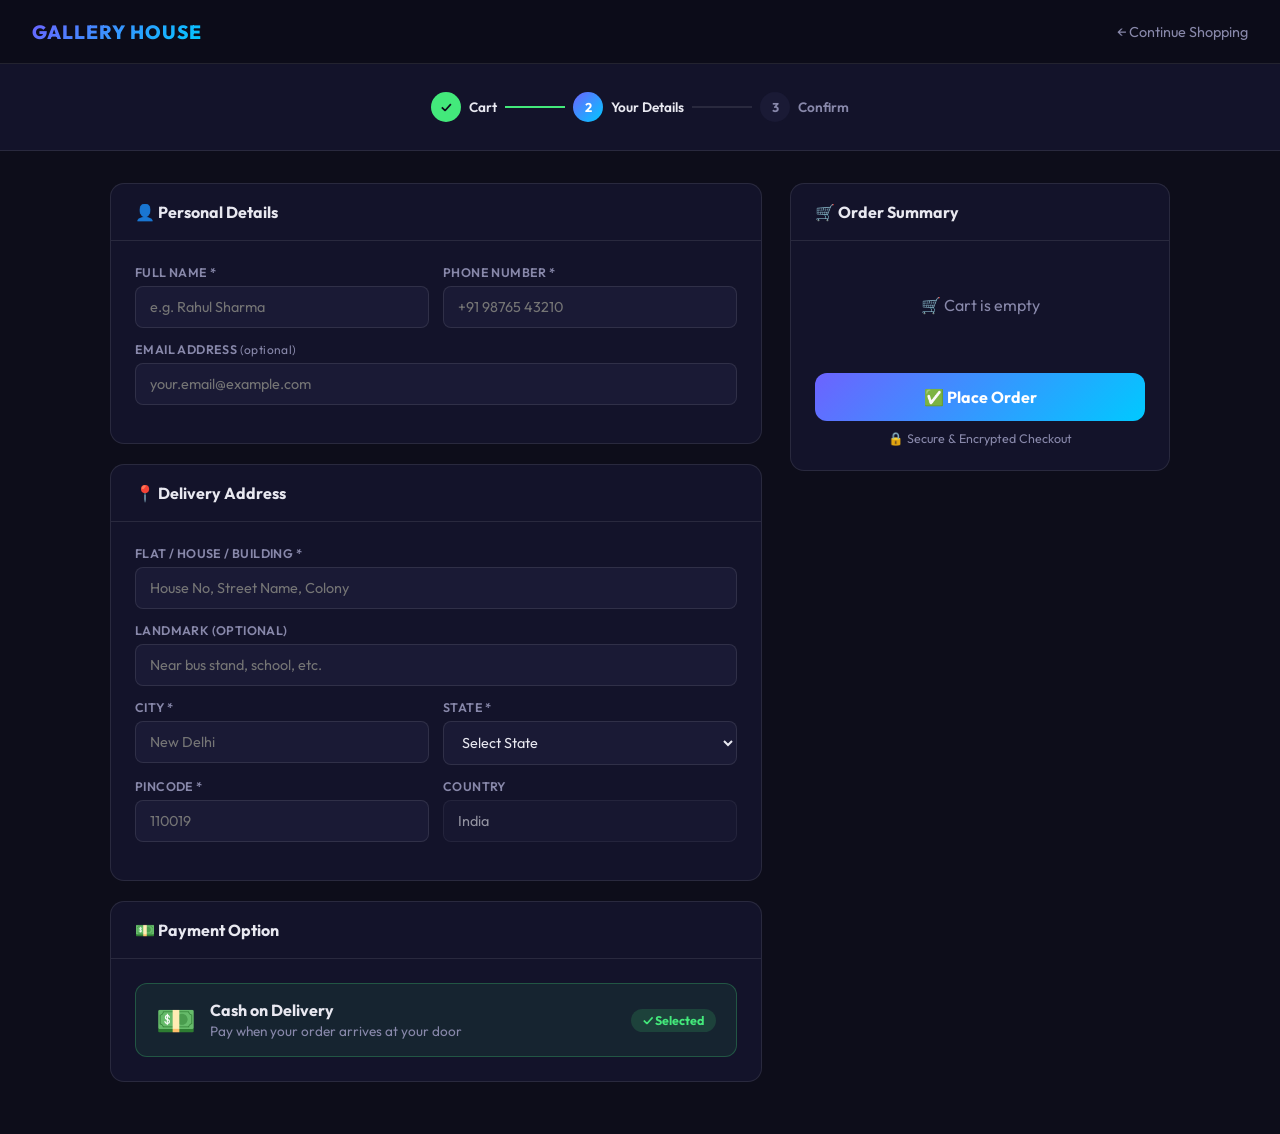
<file: checkout.html>
<!DOCTYPE html>
<html lang="en">
<head>
<meta charset="UTF-8"/><meta name="viewport" content="width=device-width,initial-scale=1.0"/>
<title>Checkout – Gallery House</title>
<meta name="description" content="Secure checkout for your premium electronics purchase at Gallery House." />
<meta name="keywords" content="checkout, secure payment, buy electronics, gallery house checkout" />
<meta name="author" content="Gallery House" />
<meta name="robots" content="noindex, nofollow" />
<meta name="theme-color" content="#6C63FF" />
<link href="https://fonts.googleapis.com/css2?family=Outfit:wght@300;400;500;600;700;800&display=swap" rel="stylesheet"/>
<link rel="stylesheet" href="style.css"/>
<style>
*,*::before,*::after{box-sizing:border-box;margin:0;padding:0}
:root{--bg:#0d0d1a;--surface:#13132a;--surface2:#1a1a35;--accent:#6C63FF;--accent2:#00C9FF;--pink:#f5576c;--green:#43e97b;--text:#e8e8f0;--muted:#8888aa;--border:#ffffff18;--r:14px}
body{background:var(--bg);color:var(--text);font-family:'Outfit',sans-serif;min-height:100vh}
.navbar{background:rgba(13,13,26,.95);backdrop-filter:blur(20px);border-bottom:1px solid var(--border);padding:0 32px;height:64px;display:flex;align-items:center;justify-content:space-between;position:fixed;top:0;left:0;right:0;z-index:1000}
.logo-text{font-size:1.2rem;font-weight:800;background:linear-gradient(135deg,var(--accent),var(--accent2));-webkit-background-clip:text;background-clip:text;-webkit-text-fill-color:transparent}
.nav-back{color:var(--muted);font-size:.9rem;display:flex;align-items:center;gap:6px;transition:color .2s;text-decoration:none}
.nav-back:hover{color:var(--accent)}

/* Steps */
.steps{display:flex;align-items:center;justify-content:center;gap:0;padding:28px 20px;background:var(--surface);border-bottom:1px solid var(--border);margin-top:64px}
.step{display:flex;align-items:center;gap:8px;font-size:.85rem;font-weight:600}
.step-num{width:30px;height:30px;border-radius:50%;display:flex;align-items:center;justify-content:center;font-size:.8rem;font-weight:700}
.step.done .step-num{background:var(--green);color:#0d0d1a}
.step.active .step-num{background:linear-gradient(135deg,var(--accent),var(--accent2));color:#fff}
.step.pending .step-num{background:var(--surface2);color:var(--muted)}
.step.active{color:var(--text)}
.step.pending{color:var(--muted)}
.step-line{width:60px;height:2px;background:var(--border);margin:0 8px}
.step-line.done{background:var(--green)}

/* Layout */
.checkout-wrap{max-width:1100px;margin:0 auto;padding:32px 20px;display:grid;grid-template-columns:1fr 380px;gap:28px;align-items:start}
.section-card{background:var(--surface);border:1px solid var(--border);border-radius:var(--r);overflow:hidden;margin-bottom:20px}
.section-head{padding:18px 24px;border-bottom:1px solid var(--border);font-size:1rem;font-weight:700;display:flex;align-items:center;gap:8px}
.section-body{padding:24px}

/* Form */
.form-row{display:grid;grid-template-columns:1fr 1fr;gap:14px;margin-bottom:14px}
.form-row.full{grid-template-columns:1fr}
.form-group{display:flex;flex-direction:column;gap:6px}
label{color:var(--muted);font-size:.78rem;font-weight:600;text-transform:uppercase;letter-spacing:.4px}
input,select,textarea{background:var(--surface2);border:1px solid var(--border);border-radius:8px;color:var(--text);font-family:'Outfit',sans-serif;font-size:.9rem;outline:none;padding:11px 14px;transition:border-color 0.2s}
input:focus,select:focus{border-color:var(--accent)}
select option{background:var(--surface2)}

/* Order Summary */
.order-sticky{position:sticky;top:100px}
.cart-item{display:flex;align-items:center;gap:12px;padding:12px 0;border-bottom:1px solid var(--border)}
.cart-item:last-child{border-bottom:none}
.item-emoji{font-size:1.8rem;background:var(--surface2);border-radius:10px;width:50px;height:50px;display:flex;align-items:center;justify-content:center;flex-shrink:0}
.item-emoji img{width:100%;height:100%;object-fit:cover;border-radius:8px}
.item-info{flex:1}
.item-name{font-size:.88rem;font-weight:600;margin-bottom:2px}
.item-brand{color:var(--muted);font-size:.75rem}
.item-qty{color:var(--muted);font-size:.78rem}
.item-price{color:var(--accent2);font-weight:700;font-size:.9rem;text-align:right;white-space:nowrap}
.remove-btn{background:none;border:none;color:var(--muted);cursor:pointer;font-size:.9rem;padding:4px;transition:color .2s}
.remove-btn:hover{color:var(--pink)}
.totals{margin-top:12px}
.total-row{display:flex;justify-content:space-between;align-items:center;padding:8px 0;font-size:.9rem;color:var(--muted)}
.total-row.main{color:var(--text);font-size:1.05rem;font-weight:800;border-top:1px solid var(--border);padding-top:14px;margin-top:12px}
.total-row .val{font-weight:600}
.total-row.main .val{color:var(--accent2);font-size:1.15rem}
.empty-cart{text-align:center;padding:30px;color:var(--muted)}
.place-order-btn{width:100%;background:linear-gradient(135deg,var(--accent),var(--accent2));border:none;border-radius:12px;color:#fff;cursor:pointer;font-family:'Outfit',sans-serif;font-size:1rem;font-weight:700;padding:14px;margin-top:16px;transition:opacity 0.2s}
.place-order-btn:hover{opacity:.85}
.secure-note{text-align:center;color:var(--muted);font-size:.78rem;margin-top:10px}

/* Success */
#success-screen{display:none;text-align:center;padding:60px 20px;max-width:600px;margin:0 auto}
.success-icon{font-size:5rem;margin-bottom:20px}
.success-title{font-size:2rem;font-weight:800;background:linear-gradient(135deg,var(--green),var(--accent2));-webkit-background-clip:text;background-clip:text;-webkit-text-fill-color:transparent;margin-bottom:16px}
.success-sub{color:var(--muted);font-size:1rem;margin-bottom:30px;line-height:1.6}
.success-id{background:var(--surface);border:1px solid var(--border);border-radius:12px;padding:16px 24px;font-size:.9rem;margin-bottom:24px}
.success-id strong{color:var(--accent2)}
.btn-back{display:inline-block;background:linear-gradient(135deg,var(--accent),var(--accent2));border-radius:12px;color:#fff;font-weight:700;padding:13px 32px;transition:opacity .2s;text-decoration:none}
.btn-back:hover{opacity:.85}
.toast{position:fixed;bottom:28px;left:50%;transform:translateX(-50%) translateY(60px);background:linear-gradient(135deg,var(--accent),var(--accent2));border-radius:10px;color:#fff;font-weight:600;padding:16px 24px;z-index:2000;opacity:0;transition:transform 0.3s}
.toast.show{opacity:1;transform:translateX(-50%) translateY(0)}
@media(max-width:768px){
  .checkout-wrap{grid-template-columns:1fr}
  .order-sticky{position:static;top:auto}
  .form-row{grid-template-columns:1fr}
  .steps{gap:0;padding:16px;margin-top:64px}
  .step-line{width:30px}
  .step span:last-child{display:none}
}
</style>
</head>
<body>

<nav class="navbar">
  <a href="index.html" class="logo-text">GALLERY HOUSE</a>
  <a href="index.html" class="nav-back">← Continue Shopping</a>
</nav>

<!-- Steps -->
<div class="steps">
  <div class="step done" id="s1"><div class="step-num">✓</div><span>Cart</span></div>
  <div class="step-line done"></div>
  <div class="step active" id="s2"><div class="step-num">2</div><span>Your Details</span></div>
  <div class="step-line" id="sl2"></div>
  <div class="step pending" id="s3"><div class="step-num">3</div><span>Confirm</span></div>
</div>

<!-- SUCCESS SCREEN -->
<div id="success-screen">
  <div class="success-icon">🎉</div>
  <div class="success-title">Order Placed!</div>
  <p class="success-sub">Thank you for shopping with Gallery House!<br>Your order has been confirmed and will be delivered soon.</p>
  <div class="success-id">
    Order ID: <strong id="order-id"></strong><br>
    Estimated Delivery: <strong>Under 24 hours</strong>
  </div>
  <a href="index.html" class="btn-back">🏠 Back to Home</a>
</div>

<!-- CHECKOUT CONTENT -->
<div id="checkout-content">
<div class="checkout-wrap">

  <!-- LEFT: Form -->
  <div>

    <!-- Personal Details -->
    <div class="section-card">
      <div class="section-head">👤 Personal Details</div>
      <div class="section-body">
        <div class="form-row">
          <div class="form-group"><label>Full Name *</label><input id="f-name" placeholder="e.g. Rahul Sharma" required/></div>
          <div class="form-group"><label>Phone Number *</label><input id="f-phone" type="tel" placeholder="+91 98765 43210" required/></div>
        </div>
        <div class="form-row full">
          <div class="form-group"><label>Email Address <span style="color:#8888aa;font-size:.75rem;font-weight:400;text-transform:none">(optional)</span></label><input id="f-email" type="email" placeholder="your.email@example.com"/></div>
        </div>
      </div>
    </div>

    <!-- Delivery Address -->
    <div class="section-card">
      <div class="section-head">📍 Delivery Address</div>
      <div class="section-body">
        <div class="form-row full">
          <div class="form-group"><label>Flat / House / Building *</label><input id="f-address1" placeholder="House No, Street Name, Colony"/></div>
        </div>
        <div class="form-row full">
          <div class="form-group"><label>Landmark (Optional)</label><input id="f-landmark" placeholder="Near bus stand, school, etc."/></div>
        </div>
        <div class="form-row">
          <div class="form-group"><label>City *</label><input id="f-city" placeholder="New Delhi"/></div>
          <div class="form-group"><label>State *</label>
            <select id="f-state">
              <option value="">Select State</option>
              <option>Andhra Pradesh</option><option>Assam</option><option>Bihar</option>
              <option>Delhi</option><option>Gujarat</option><option>Haryana</option>
              <option>Himachal Pradesh</option><option>Jharkhand</option><option>Karnataka</option>
              <option>Kerala</option><option>Madhya Pradesh</option><option>Maharashtra</option>
              <option>Punjab</option><option>Rajasthan</option><option>Tamil Nadu</option>
              <option>Telangana</option><option>Uttar Pradesh</option><option>West Bengal</option>
            </select>
          </div>
        </div>
        <div class="form-row">
          <div class="form-group"><label>Pincode *</label><input id="f-pin" type="number" placeholder="110019" maxlength="6"/></div>
          <div class="form-group"><label>Country</label><input value="India" readonly style="opacity:.6"/></div>
        </div>
      </div>
    </div>

    <!-- Payment -->
    <div class="section-card">
      <div class="section-head">💵 Payment Option</div>
      <div class="section-body">
        <input type="hidden" id="f-payment" value="cod"/>
        <div style="display:flex;align-items:center;gap:14px;background:rgba(67,233,123,.08);border:1px solid rgba(67,233,123,.25);border-radius:12px;padding:16px 20px">
          <span style="font-size:2rem">💵</span>
          <div>
            <div style="font-weight:700;font-size:1rem">Cash on Delivery</div>
            <div style="color:#8888aa;font-size:.85rem;margin-top:2px">Pay when your order arrives at your door</div>
          </div>
          <span style="margin-left:auto;background:rgba(67,233,123,.15);color:#43e97b;font-size:.78rem;font-weight:700;padding:4px 12px;border-radius:99px">✓ Selected</span>
        </div>
      </div>
    </div>

  </div>

  <!-- RIGHT: Order Summary -->
  <div class="order-sticky">
    <div class="section-card">
      <div class="section-head">🛒 Order Summary</div>
      <div class="section-body">
        <div id="cart-items-list"></div>
        <div class="totals" id="totals-wrap"></div>
        <button class="place-order-btn" onclick="placeOrder()">✅ Place Order</button>
        <p class="secure-note">🔒 Secure & Encrypted Checkout</p>
      </div>
    </div>
  </div>

</div>
</div>

<div class="toast" id="toast"></div>

<script src="products-data.js"></script>
<script>
// Render cart
function renderCart(){
  const cart=getCart();
  const listEl=document.getElementById('cart-items-list');
  if(!cart.length){listEl.innerHTML='<div class="empty-cart">🛒 Cart is empty</div>';document.getElementById('totals-wrap').innerHTML='';return;}
  listEl.innerHTML=cart.map((item, idx)=>`
    <div class="cart-item">
      <div class="item-emoji">${item.photo?`<img src="${item.photo}" style="width:100%;height:100%;object-fit:cover;border-radius:8px">`:item.emoji}</div>
      <div class="item-info">
        <div class="item-name">${item.name}</div>
        <div class="item-brand">${item.brand} ${item.variants && item.variants.storage ? `· ${item.variants.storage}` : ''}</div>
        ${item.variants && item.variants.color ? `<div style="display:flex;align-items:center;gap:4px;font-size:0.75rem;color:#8888aa;margin-top:2px"><span style="display:inline-block;width:12px;height:12px;border-radius:50%;background:${item.variants.color.hex}"></span>${item.variants.color.name}</div>` : ''}
        <div class="item-qty">Qty: ${item.qty}</div>
      </div>
      <div>
        <div class="item-price">₹${(item.price*item.qty).toLocaleString('en-IN')}</div>
        <button class="remove-btn" onclick="removeItem(${idx})">🗑️</button>
      </div>
    </div>`).join('');
  const subtotal=getCartTotal();
  const shipping=subtotal>999?0:99;
  const total=subtotal+shipping;
  document.getElementById('totals-wrap').innerHTML=`
    <div class="totals">
      <div class="total-row"><span>Subtotal (${cart.reduce((s,i)=>s+i.qty,0)} items)</span><span class="val">₹${subtotal.toLocaleString('en-IN')}</span></div>
      <div class="total-row"><span>Delivery</span><span class="val" style="color:var(--green)">${shipping===0?'FREE':'₹'+shipping}</span></div>
      <div class="total-row"><span>Discount</span><span class="val" style="color:var(--pink)">-₹${cart.reduce((s,i)=>s+((i.mrp-i.price)*i.qty),0).toLocaleString('en-IN')}</span></div>
      <div class="total-row main"><span>Total Amount</span><span class="val">₹${total.toLocaleString('en-IN')}</span></div>
    </div>`;
}

function removeItem(idx){
  const cart = getCart();
  cart.splice(idx, 1);
  saveCart(cart);
  renderCart();
}

// Place order
function placeOrder(){
  const name=document.getElementById('f-name').value.trim();
  const phone=document.getElementById('f-phone').value.trim();
  const addr=document.getElementById('f-address1').value.trim();
  const city=document.getElementById('f-city').value.trim();
  const pin=document.getElementById('f-pin').value.trim();
  if(!name){showToast('⚠️ Enter your name');return;}
  if(!phone||phone.length<10){showToast('⚠️ Enter a valid phone number');return;}
  if(!addr){showToast('⚠️ Enter delivery address');return;}
  if(!city){showToast('⚠️ Enter city');return;}
  if(!pin||pin.length!==6){showToast('⚠️ Enter valid 6-digit pincode');return;}
  if(!getCart().length){showToast('⚠️ Cart is empty');return;}
  const email=document.getElementById('f-email').value.trim();
  const orderId='GH-'+Date.now().toString().slice(-8).toUpperCase();
  const now = new Date();
  const order={id:orderId,name,phone,email:email||null,address:`${addr}, ${city}, ${pin}`,total:getCartTotal(),items:getCart(),date:now.toLocaleDateString('en-IN'),time:now.toLocaleTimeString('en-IN')};
  const orders=JSON.parse(localStorage.getItem('gh_orders')||'[]');
  orders.push(order);
  localStorage.setItem('gh_orders',JSON.stringify(orders));
  clearCart();
  document.getElementById('order-id').textContent=orderId;
  document.getElementById('checkout-content').style.display='none';
  document.querySelector('.steps').style.display='none';
  document.getElementById('success-screen').style.display='block';
}

function showToast(msg){
  const t=document.getElementById('toast');
  t.textContent=msg; t.classList.add('show');
  setTimeout(()=>t.classList.remove('show'),2800);
}

// Init
renderCart();
</script>
</body>
</html>
</file>
<file: style.css>
/* ── RESET & TOKENS ── */
*,*::before,*::after{box-sizing:border-box;margin:0;padding:0}
:root{
  --bg:#0d0d1a;--surface:#13132a;--surface2:#1a1a35;
  --accent:#6C63FF;--accent2:#00C9FF;--pink:#f5576c;
  --text:#e8e8f0;--muted:#8888aa;--border:#ffffff18;
  --radius:16px;--transition:0.3s ease;
}
html{scroll-behavior:smooth;font-size:16px}
body{background:var(--bg);color:var(--text);font-family:'Outfit',sans-serif;overflow-x:hidden}
a{text-decoration:none;color:inherit}
img{max-width:100%;display:block}
.container{max-width:1280px;margin:0 auto;padding:0 24px}
.gradient-text{background:linear-gradient(135deg,var(--accent),var(--accent2));-webkit-background-clip:text;background-clip:text;-webkit-text-fill-color:transparent}

/* ── NAVBAR ── */
.navbar{position:fixed;top:0;left:0;right:0;z-index:1000;padding:0;transition:background var(--transition),box-shadow var(--transition)}
.navbar.scrolled{background:rgba(13,13,26,0.95);backdrop-filter:blur(20px);box-shadow:0 2px 30px #00000050}
.nav-container{max-width:1280px;margin:0 auto;padding:0 24px;display:flex;align-items:center;justify-content:space-between;height:72px}
.logo{display:flex;align-items:center}
.logo-icon{flex-shrink:0}
.logo-text{font-size:1.3rem;font-weight:800;letter-spacing:1px}
.logo-accent{background:linear-gradient(135deg,var(--accent),var(--accent2));-webkit-background-clip:text;background-clip:text;-webkit-text-fill-color:transparent}
.nav-links{position:fixed;top:72px;left:24px;min-width:200px;background:rgba(13,13,26,.98);backdrop-filter:blur(16px);-webkit-backdrop-filter:blur(16px);padding:24px;gap:12px;border:1px solid rgba(255,255,255,0.05);border-radius:12px;flex-direction:column;align-items:flex-start;opacity:0;visibility:hidden;transform:translateY(-10px);transition:all 0.3s cubic-bezier(0.4, 0, 0.2, 1);box-shadow:0 20px 40px rgba(0,0,0,0.5);display:flex;z-index:999}
.nav-links.open{opacity:1;visibility:visible;transform:translateY(0)}
.nav-links a{font-size:1rem;font-weight:500;color:var(--muted);padding:10px 16px;width:100%;text-align:left;border-radius:8px;transition:all var(--transition)}
.nav-links a:hover{color:var(--text);background:rgba(255,255,255,0.05)}
.nav-actions{display:flex;align-items:center;gap:12px}
.icon-btn{background:none;border:1px solid var(--border);border-radius:10px;color:var(--muted);cursor:pointer;padding:8px;display:flex;align-items:center;transition:all var(--transition)}
.icon-btn:hover{border-color:var(--accent);color:var(--accent)}
.cart-btn{display:flex;align-items:center;gap:8px;background:linear-gradient(135deg,var(--accent),var(--accent2));border:none;border-radius:12px;color:#fff;cursor:pointer;padding:9px 18px;font-family:'Outfit',sans-serif;font-size:.9rem;font-weight:600;transition:opacity var(--transition)}
.cart-btn:hover{opacity:.85}
.cart-count{background:var(--pink);border-radius:99px;font-size:.75rem;min-width:20px;height:20px;display:inline-flex;align-items:center;justify-content:center;padding:0 5px}
.hamburger{display:none;flex-direction:column;gap:5px;background:none;border:none;cursor:pointer;padding:6px}
.hamburger span{display:block;width:24px;height:2px;background:var(--text);border-radius:2px;transition:var(--transition)}
/* search overlay */
.search-overlay{position:absolute;top:72px;left:0;right:0;background:rgba(13,13,26,0.97);backdrop-filter:blur(20px);padding:16px 24px;display:none;border-bottom:1px solid var(--border)}
.search-overlay.open{display:block}
.search-bar-wrap{max-width:700px;margin:0 auto;display:flex;gap:12px}
.search-bar-wrap input{flex:1;background:var(--surface2);border:1px solid var(--border);border-radius:12px;color:var(--text);font-family:'Outfit',sans-serif;font-size:1rem;outline:none;padding:12px 18px;transition:border-color var(--transition)}
.search-bar-wrap input:focus{border-color:var(--accent)}
#search-close{background:none;border:none;color:var(--muted);cursor:pointer;font-size:1.2rem}

/* ── HERO ── */
.hero{min-height:100vh;display:flex;align-items:center;justify-content:space-between;padding:120px 80px 80px;position:relative;overflow:hidden;gap:40px;background:radial-gradient(ellipse 80% 60% at 50% 0%,#1a1040 0%,var(--bg) 70%)}
.hero-slider{position:absolute;inset:0;z-index:1;overflow:hidden}
.hero-slider::after{content:'';position:absolute;inset:0;background:linear-gradient(90deg,var(--bg) 10%,rgba(13,13,26,0.3) 50%,transparent);z-index:2}
.hero-slide{position:absolute;inset:0;width:100%;height:100%;object-fit:cover;opacity:0;transition:opacity 1.5s ease-in-out;z-index:1}
.hero-slide.active{opacity:1}
.hero-bg-particles{position:absolute;inset:0;pointer-events:none;z-index:3}
.particle{position:absolute;border-radius:50%;opacity:.15;animation:float linear infinite}
@keyframes float{0%{transform:translateY(0) scale(1)}50%{transform:translateY(-30px) scale(1.1)}100%{transform:translateY(0) scale(1)}}
.hero-content{flex:1;max-width:600px;z-index:4;position:relative}
.hero-badge{display:inline-block;background:rgba(108,99,255,.15);border:1px solid rgba(108,99,255,.4);border-radius:99px;color:var(--accent);font-size:.85rem;font-weight:600;letter-spacing:.5px;padding:6px 18px;margin-bottom:24px}
.hero-title{font-size:clamp(2.4rem,5vw,4rem);font-weight:900;line-height:1.1;margin-bottom:20px}
.hero-subtitle{color:var(--muted);font-size:1.05rem;line-height:1.7;margin-bottom:36px}
.hero-cta{display:flex;gap:16px;margin-bottom:48px;flex-wrap:wrap}
.btn-primary{background:linear-gradient(135deg,var(--accent),var(--accent2));border:none;border-radius:14px;color:#fff;cursor:pointer;display:inline-block;font-family:'Outfit',sans-serif;font-size:1rem;font-weight:700;padding:14px 32px;transition:opacity var(--transition),transform var(--transition)}
.btn-primary:hover{opacity:.85;transform:translateY(-2px)}
.btn-ghost{border:1.5px solid var(--border);border-radius:14px;color:var(--text);cursor:pointer;display:inline-block;font-size:1rem;font-weight:600;padding:14px 32px;transition:all var(--transition)}
.btn-ghost:hover{border-color:var(--accent);color:var(--accent)}
.btn-primary.sm,.btn-ghost.sm{padding:10px 22px;font-size:.9rem;border-radius:10px}
.hero-stats{display:flex;align-items:center;gap:24px}
.stat{display:flex;flex-direction:column}
.stat-num{font-size:1.5rem;font-weight:800;background:linear-gradient(135deg,var(--accent),var(--accent2));-webkit-background-clip:text;background-clip:text;-webkit-text-fill-color:transparent}
.stat-label{color:var(--muted);font-size:.8rem}
.stat-divider{width:1px;height:36px;background:var(--border)}
/* hero visual */
.hero-visual{flex:0 0 400px;display:flex;align-items:center;justify-content:center;z-index:2;position:relative}
.hero-card-3d{position:relative;width:300px;height:300px;display:flex;align-items:center;justify-content:center}
.floating-device{background:linear-gradient(135deg,#1a1a35,#2a2a4a);border:1px solid var(--border);border-radius:24px;box-shadow:0 20px 60px #6C63FF30;padding:24px;width:180px;animation:device-float 4s ease-in-out infinite}
@keyframes device-float{0%,100%{transform:translateY(0) rotate(-3deg)}50%{transform:translateY(-16px) rotate(3deg)}}
.device-screen{background:linear-gradient(135deg,#0d0d1a,#1a1a35);border-radius:12px;padding:16px;text-align:center;position:relative;overflow:hidden}
.screen-glow{position:absolute;inset:0;background:radial-gradient(circle at 50% 0%,#6C63FF20,transparent 70%)}
.sc-bar{height:6px;background:var(--border);border-radius:4px;margin-bottom:8px}
.sc-bar.short{width:60%}
.sc-icon{font-size:2.5rem;margin:12px 0 8px}
.sc-price{color:var(--accent2);font-weight:700;font-size:1rem}
.orbit-ring{position:absolute;border:1px dashed rgba(108,99,255,.2);border-radius:50%}
.ring1{width:260px;height:260px;animation:spin 12s linear infinite}
.ring2{width:340px;height:340px;animation:spin 20s linear infinite reverse}
@keyframes spin{to{transform:rotate(360deg)}}
.floating-badge{position:absolute;background:rgba(108,99,255,.15);backdrop-filter:blur(10px);border:1px solid rgba(108,99,255,.3);border-radius:10px;color:var(--text);font-size:.78rem;font-weight:600;padding:6px 12px;white-space:nowrap}
.badge1{top:10px;left:-20px;animation:badge-float 3s ease-in-out infinite}
.badge2{bottom:30px;left:-30px;animation:badge-float 4s ease-in-out infinite .5s}
.badge3{top:40px;right:-20px;animation:badge-float 3.5s ease-in-out infinite 1s}
@keyframes badge-float{0%,100%{transform:translateY(0)}50%{transform:translateY(-8px)}}
.hero-wave{position:absolute;bottom:0;left:0;right:0;line-height:0}
.hero-wave svg{width:100%;height:80px}

/* ── TICKER ── */
.ticker-wrap{background:linear-gradient(135deg,var(--accent),var(--accent2));overflow:hidden;padding:10px 0;white-space:nowrap}
.ticker-track{display:inline-flex;gap:60px;animation:ticker 30s linear infinite;color:#fff;font-weight:600;font-size:.9rem}
@keyframes ticker{0%{transform:translateX(0)}100%{transform:translateX(-50%)}}

/* ── SECTIONS ── */
.section{padding:80px 0}
.section-header{text-align:center;margin-bottom:56px}
.section-tag{background:rgba(108,99,255,.12);border:1px solid rgba(108,99,255,.3);border-radius:99px;color:var(--accent);font-size:.8rem;font-weight:600;letter-spacing:1px;padding:5px 16px;text-transform:uppercase}
.section-title{font-size:clamp(1.8rem,4vw,2.8rem);font-weight:800;margin:12px 0 8px}
.section-sub{color:var(--muted);font-size:1rem}

/* ── CATEGORIES ── */
.categories-grid{display:grid;grid-template-columns:repeat(4,1fr);gap:20px}
.category-card{position:relative;background:var(--surface);border:1px solid var(--border);border-radius:var(--radius);cursor:pointer;display:flex;flex-direction:column;gap:12px;overflow:hidden;padding:28px 24px;transition:transform var(--transition),box-shadow var(--transition)}
.category-card:hover{transform:translateY(-6px);box-shadow:0 20px 40px #00000040}
.cat-bg{position:absolute;inset:0;background:linear-gradient(135deg,var(--c1),var(--c2));opacity:.06;transition:opacity var(--transition)}
.category-card:hover .cat-bg{opacity:.14}
.cat-icon-wrap{background:linear-gradient(135deg,var(--c1,var(--accent)),var(--c2,var(--accent2)));border-radius:14px;display:inline-flex;align-items:center;justify-content:center;width:52px;height:52px;font-size:1.6rem}
.cat-info h3{font-size:1rem;font-weight:700;margin-bottom:4px}
.cat-info p{color:var(--accent2);font-size:.85rem;font-weight:600}
.cat-count{background:var(--surface2);border-radius:6px;color:var(--muted);font-size:.75rem;padding:2px 8px;display:inline-block;margin-top:4px}
.cat-arrow{position:absolute;right:20px;top:50%;transform:translateY(-50%);color:var(--muted);font-size:1.2rem;transition:var(--transition)}
.category-card:hover .cat-arrow{color:var(--accent);transform:translateY(-50%) translateX(4px)}

/* ── FILTER TABS ── */
.filter-tabs{display:flex;gap:10px;justify-content:center;margin-bottom:40px;flex-wrap:wrap}
.filter-tab{background:var(--surface);border:1px solid var(--border);border-radius:99px;color:var(--muted);cursor:pointer;font-family:'Outfit',sans-serif;font-size:.9rem;font-weight:600;padding:8px 22px;transition:all var(--transition)}
.filter-tab.active,.filter-tab:hover{background:linear-gradient(135deg,var(--accent),var(--accent2));border-color:transparent;color:#fff}

/* ── PRODUCTS ── */
.products-grid{display:grid;grid-template-columns:repeat(4,1fr);gap:20px}
.product-card{background:var(--surface);border:1px solid var(--border);border-radius:var(--radius);cursor:pointer;overflow:hidden;transition:transform var(--transition),box-shadow var(--transition)}
.product-card:hover{transform:translateY(-5px);box-shadow:0 16px 36px #00000050}
.product-img{background:var(--surface2);display:flex;align-items:center;justify-content:center;font-size:3.5rem;height:160px}
.product-body{padding:16px}
.product-badge{background:rgba(108,99,255,.15);border-radius:6px;color:var(--accent);font-size:.72rem;font-weight:700;padding:2px 8px;text-transform:uppercase;margin-bottom:8px;display:inline-block}
.product-name{font-size:.95rem;font-weight:700;margin-bottom:4px;line-height:1.3}
.product-brand{color:var(--muted);font-size:.8rem;margin-bottom:10px}
.price-row{display:flex;align-items:center;gap:8px;margin-bottom:12px}
.price-now{color:var(--accent2);font-size:1.1rem;font-weight:800}
.price-old{color:var(--muted);font-size:.85rem;text-decoration:line-through}
.price-off{background:rgba(245,87,108,.15);color:var(--pink);font-size:.78rem;font-weight:700;padding:2px 7px;border-radius:6px}
.add-cart-btn{width:100%;background:linear-gradient(135deg,var(--accent),var(--accent2));border:none;border-radius:10px;color:#fff;cursor:pointer;font-family:'Outfit',sans-serif;font-size:.88rem;font-weight:700;padding:10px;transition:opacity var(--transition)}
.add-cart-btn:hover{opacity:.85}

/* ── DEALS BANNER ── */
.deals-banner{padding:60px 0;background:var(--surface)}
.banner-grid{display:grid;grid-template-columns:2fr 1fr 1fr;gap:20px}
.banner-card{border-radius:var(--radius);display:flex;align-items:center;justify-content:space-between;overflow:hidden;padding:36px 32px;position:relative}
.banner-primary{background:linear-gradient(135deg,#1a3a4a,#0d2233)}
.banner-dark{background:linear-gradient(135deg,#2a1a3a,#1a0d2a)}
.banner-secondary{background:linear-gradient(135deg,#1a2a1a,#0d1a0d)}
.banner-tag{background:rgba(255,255,255,.15);border-radius:99px;color:#fff;font-size:.75rem;font-weight:700;letter-spacing:.5px;padding:4px 14px;text-transform:uppercase}
.banner-content h3{color:#fff;font-size:1.4rem;font-weight:800;margin:8px 0 6px}
.banner-content p{color:rgba(255,255,255,.7);font-size:.9rem;margin-bottom:20px}
.banner-emoji{font-size:4rem;opacity:.7}

/* ── BRANDS ── */
.brands-scroll{overflow:hidden;padding:10px 0}
.brands-track{display:flex;gap:16px;animation:ticker 25s linear infinite;width:max-content}
.brand-pill{background:var(--surface);border:1px solid var(--border);border-radius:99px;color:var(--muted);cursor:pointer;font-weight:700;font-size:.9rem;padding:10px 28px;transition:all var(--transition);white-space:nowrap}
.brand-pill:hover{border-color:var(--accent);color:var(--accent)}

/* ── WHY SECTION ── */
.why-section{background:var(--surface)}
.why-grid{display:grid;grid-template-columns:repeat(3,1fr);gap:24px}
.why-card{background:var(--bg);border:1px solid var(--border);border-radius:var(--radius);padding:32px 28px;text-align:center;transition:transform var(--transition),border-color var(--transition)}
.why-card:hover{transform:translateY(-4px);border-color:var(--accent)}
.why-icon{font-size:2.5rem;margin-bottom:16px}
.why-card h4{font-size:1.05rem;font-weight:700;margin-bottom:10px}
.why-card p{color:var(--muted);font-size:.9rem;line-height:1.6}

/* ── TESTIMONIALS ── */
.testimonials-section{overflow:hidden}
.reviews-scroll{overflow:hidden;padding:10px 0}
.reviews-track{display:flex;gap:24px;animation:ticker 40s linear infinite;width:max-content}
.reviews-track:hover{animation-play-state:paused}
.testimonial-card{background:var(--surface);border:1px solid var(--border);border-radius:var(--radius);padding:28px;transition:transform var(--transition);width:350px;flex-shrink:0}
.testimonial-card:hover{transform:translateY(-4px)}
.stars{color:#f9ca24;font-size:1rem;margin-bottom:12px}
.testimonial-card p{color:var(--muted);font-size:.9rem;line-height:1.7;margin-bottom:20px}
.reviewer{display:flex;align-items:center;gap:12px}
.reviewer-avatar{border-radius:50%;color:#fff;font-size:1rem;font-weight:700;height:40px;width:40px;display:flex;align-items:center;justify-content:center}
.reviewer strong{display:block;font-size:.9rem}
.reviewer span{color:var(--muted);font-size:.8rem}

/* ── NEWSLETTER ── */
.newsletter-section{padding:80px 0;background:linear-gradient(135deg,#1a0d2a,#0d1a2a)}
.newsletter-card{background:rgba(255,255,255,.04);border:1px solid var(--border);border-radius:24px;display:flex;align-items:center;justify-content:space-between;gap:32px;padding:48px 56px}
.nl-content h3{font-size:1.8rem;font-weight:800;margin-bottom:8px}
.nl-content p{color:var(--muted);font-size:1rem;margin-bottom:24px}
.nl-form{display:flex;gap:12px;flex-wrap:wrap}
.nl-form input{background:var(--surface);border:1px solid var(--border);border-radius:12px;color:var(--text);flex:1;font-family:'Outfit',sans-serif;font-size:1rem;min-width:240px;outline:none;padding:13px 18px;transition:border-color var(--transition)}
.nl-form input:focus{border-color:var(--accent)}
.nl-form button{background:linear-gradient(135deg,var(--accent),var(--accent2));border:none;border-radius:12px;color:#fff;cursor:pointer;font-family:'Outfit',sans-serif;font-size:1rem;font-weight:700;padding:13px 28px;transition:opacity var(--transition)}
.nl-form button:hover{opacity:.85}
.nl-emoji{font-size:5rem;flex-shrink:0}

/* ── FOOTER ── */
.footer{background:var(--surface);border-top:1px solid var(--border);padding:64px 0 0}
.footer-grid{display:grid;grid-template-columns:2fr 1fr 1fr 1fr 1.5fr;gap:40px;margin-bottom:48px}
.footer-brand p{color:var(--muted);font-size:.9rem;line-height:1.6;margin:16px 0 20px}
.social-links{display:flex;gap:10px}
.social-icon{background:var(--surface2);border:1px solid var(--border);border-radius:10px;color:var(--muted);display:inline-flex;align-items:center;justify-content:center;font-size:.85rem;font-weight:700;height:36px;width:36px;transition:all var(--transition)}
.social-icon:hover{background:var(--accent);border-color:var(--accent);color:#fff}
.footer-links-col h5,.footer-contact h5{color:var(--text);font-size:.9rem;font-weight:700;margin-bottom:16px;text-transform:uppercase;letter-spacing:.5px}
.footer-links-col a{color:var(--muted);display:block;font-size:.88rem;margin-bottom:10px;transition:color var(--transition)}
.footer-links-col a:hover{color:var(--accent)}
.footer-contact p{color:var(--muted);font-size:.85rem;line-height:1.5;margin-bottom:10px}
.footer-contact a:hover{color:var(--accent)}
.footer-bottom{border-top:1px solid var(--border);padding:20px 0;display:flex;align-items:center;justify-content:space-between;flex-wrap:wrap;gap:12px}
.footer-bottom p{color:var(--muted);font-size:.85rem}
.payment-icons{display:flex;gap:8px}
.payment-icons span{background:var(--surface2);border:1px solid var(--border);border-radius:6px;color:var(--muted);font-size:.75rem;font-weight:700;padding:4px 10px}

/* ── TOAST ── */
.toast{position:fixed;bottom:30px;left:50%;transform:translateX(-50%) translateY(100px);background:linear-gradient(135deg,var(--accent),var(--accent2));border-radius:12px;color:#fff;font-weight:600;font-size:.95rem;opacity:0;padding:12px 28px;pointer-events:none;transition:all .4s ease;z-index:9999;white-space:nowrap}
.toast.show{opacity:1;transform:translateX(-50%) translateY(0)}

/* ── SCROLL TOP ── */
.scroll-top{position:fixed;bottom:30px;right:30px;background:linear-gradient(135deg,var(--accent),var(--accent2));border:none;border-radius:50%;color:#fff;cursor:pointer;font-size:1.2rem;height:48px;width:48px;display:flex;align-items:center;justify-content:center;opacity:0;pointer-events:none;transition:all var(--transition);z-index:999;box-shadow:0 4px 20px #6C63FF50}
.scroll-top.visible{opacity:1;pointer-events:auto}
.scroll-top:hover{transform:translateY(-4px)}

/* ── RESPONSIVE ── */
@media(max-width:1024px){
  .hero{padding:100px 40px 60px;flex-direction:column;text-align:center}
  .hero-cta,.hero-stats{justify-content:center}
  .hero-visual{display:none}
  .categories-grid{grid-template-columns:repeat(2,1fr)}
  .products-grid{grid-template-columns:repeat(2,1fr)}
  .footer-grid{grid-template-columns:1fr 1fr}
  .banner-grid{grid-template-columns:1fr}
  .why-grid{grid-template-columns:repeat(2,1fr)}
  .testimonials-grid{grid-template-columns:1fr 1fr}
}
@media(max-width:768px){
  .nav-links{top:72px;left:16px;right:16px;width:auto;min-width:auto;box-shadow:0 20px 40px rgba(0,0,0,0.8)}
  .categories-grid{grid-template-columns:1fr 1fr}
  .products-grid{grid-template-columns:1fr 1fr}
  .newsletter-card{flex-direction:column;padding:36px 28px;text-align:center}
  .nl-emoji{display:none}
  .footer-grid{grid-template-columns:1fr}
  .why-grid,.testimonials-grid{grid-template-columns:1fr}
}
@media(max-width:480px){
  .categories-grid,.products-grid{grid-template-columns:1fr}
  .hero-title{font-size:2rem}
  .hero{padding:80px 20px 60px}
}
</file>
